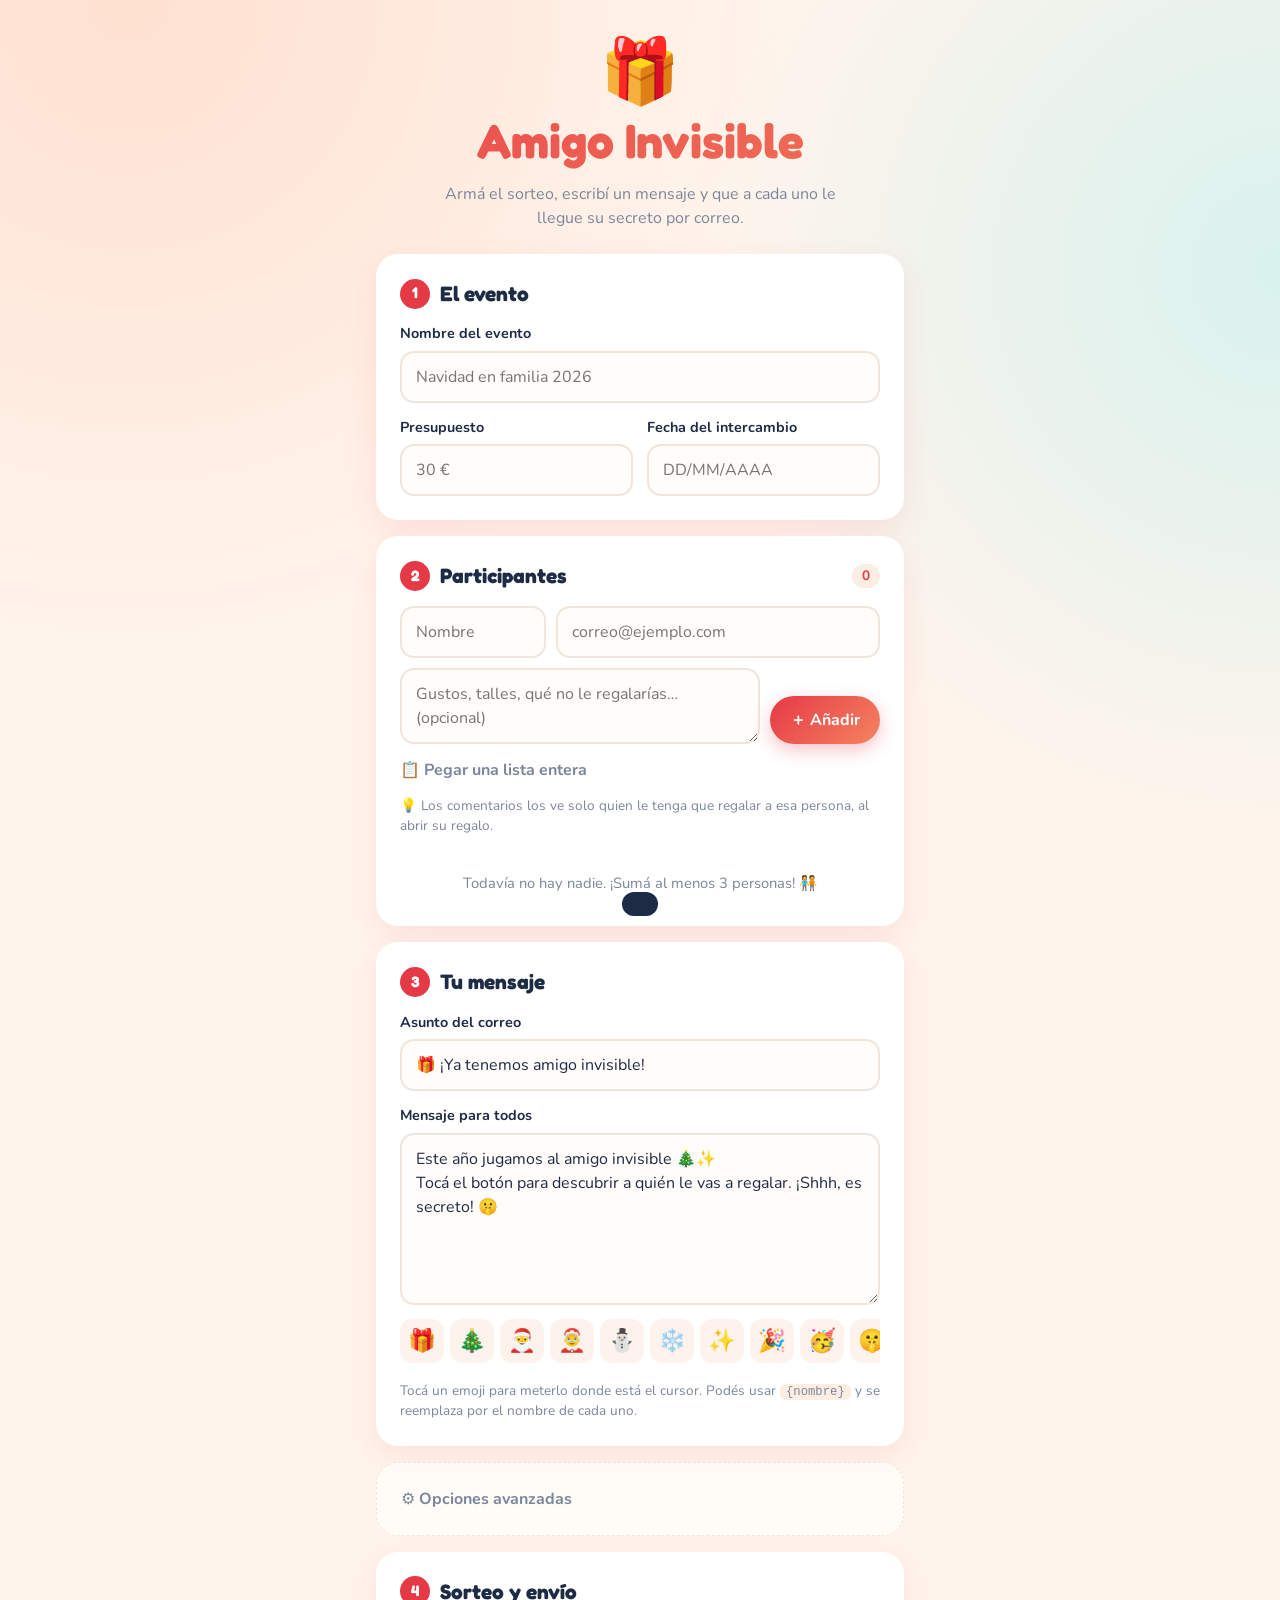
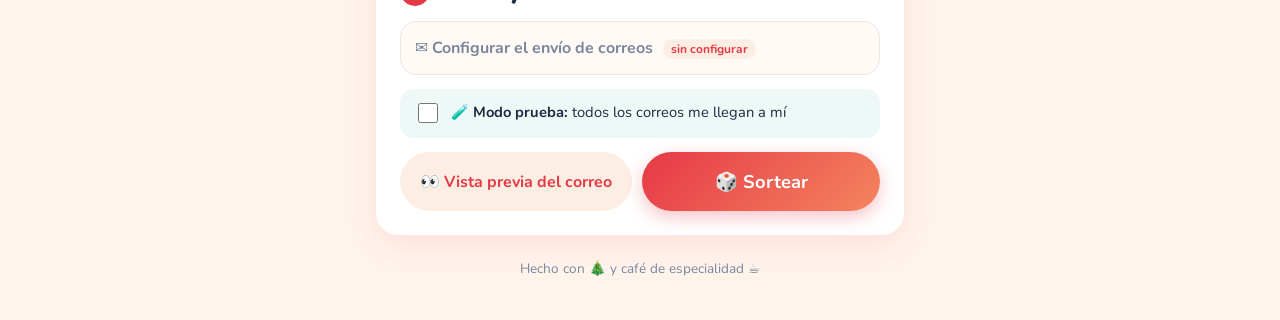
<file: index.html>
<!doctype html>
<html lang="es">
<head>
  <meta charset="utf-8">
  <meta name="viewport" content="width=device-width, initial-scale=1, viewport-fit=cover">
  <title>Amigo Invisible 🎁</title>
  <meta name="description" content="Organizá tu sorteo de amigo invisible y avisale a todos por correo.">
  <meta name="theme-color" content="#e63946">
  <link rel="icon" href="data:image/svg+xml,<svg xmlns='http://www.w3.org/2000/svg' viewBox='0 0 100 100'><text y='.9em' font-size='90'>🎁</text></svg>">
  <link rel="preconnect" href="https://fonts.googleapis.com">
  <link rel="preconnect" href="https://fonts.gstatic.com" crossorigin>
  <link href="https://fonts.googleapis.com/css2?family=Fredoka:wght@500;600;700&family=Nunito:wght@400;600;700&display=swap" rel="stylesheet">
  <link rel="stylesheet" href="css/styles.css">
</head>
<body>
  <div class="snow" aria-hidden="true"></div>

  <header class="hero">
    <div class="hero__icon">🎁</div>
    <h1>Amigo Invisible</h1>
    <p>Armá el sorteo, escribí un mensaje y que a cada uno le llegue su secreto por correo.</p>
  </header>

  <main class="container">

    <!-- 1. Evento -->
    <section class="card">
      <h2><span class="step">1</span> El evento</h2>
      <label class="field">
        <span>Nombre del evento</span>
        <input id="eventName" type="text" placeholder="Navidad en familia 2026" maxlength="80">
      </label>
      <div class="row">
        <label class="field">
          <span>Presupuesto</span>
          <input id="eventBudget" type="text" placeholder="30 €" maxlength="30">
        </label>
        <label class="field">
          <span>Fecha del intercambio</span>
          <input id="eventDate" type="text" inputmode="numeric" placeholder="DD/MM/AAAA" maxlength="10" autocomplete="off">
        </label>
      </div>
    </section>

    <!-- 2. Participantes -->
    <section class="card">
      <h2><span class="step">2</span> Participantes <span id="countBadge" class="badge">0</span></h2>
      <form id="addForm" class="add-form" autocomplete="off">
        <input id="pName" type="text" placeholder="Nombre" required maxlength="40">
        <input id="pEmail" type="email" placeholder="correo@ejemplo.com" required>
        <textarea id="pNotes" rows="2" maxlength="300" placeholder="Gustos, talles, qué no le regalarías… (opcional)"></textarea>
        <button class="btn btn--primary" type="submit" aria-label="Añadir participante">＋ Añadir</button>
      </form>
      <details id="bulk" class="bulk">
        <summary>📋 Pegar una lista entera</summary>
        <p class="hint">Una persona por línea: <code>Nombre, correo</code> y, si querés, <code>, comentarios</code> al final.</p>
        <textarea id="bulkInput" rows="4" placeholder="Nancy, nancy@mail.com, le encanta el café&#10;Santi, santi@mail.com"></textarea>
        <button id="bulkAdd" class="btn btn--ghost" type="button">Añadir todos</button>
      </details>
      <p class="hint">💡 Los comentarios los ve solo quien le tenga que regalar a esa persona, al abrir su regalo.</p>
      <ul id="participantList" class="plist"></ul>
      <p id="emptyList" class="empty">Todavía no hay nadie. ¡Sumá al menos 3 personas! 🧑‍🤝‍🧑</p>
    </section>

    <!-- 3. Mensaje -->
    <section class="card">
      <h2><span class="step">3</span> Tu mensaje</h2>
      <label class="field">
        <span>Asunto del correo</span>
        <input id="mailSubject" type="text" maxlength="120">
      </label>
      <label class="field">
        <span>Mensaje para todos</span>
        <textarea id="mailMessage" rows="6"></textarea>
      </label>
      <div class="emoji-bar" id="emojiBar" aria-label="Emojis"></div>
      <p class="hint">Tocá un emoji para meterlo donde está el cursor. Podés usar <code>{nombre}</code> y se reemplaza por el nombre de cada uno.</p>
    </section>

    <!-- Opciones avanzadas (discretas) -->
    <section class="card card--quiet">
      <details id="advanced">
        <summary>⚙️ Opciones avanzadas</summary>
        <p class="hint">Esto queda solo en este navegador. En los correos no aparece nada: el resultado se ve 100% al azar.</p>

        <h3>🔗 Tiene que tocarle a…</h3>
        <div class="rule-form">
          <select id="forceFrom"></select>
          <span class="arrow">regala a</span>
          <select id="forceTo"></select>
          <button id="addForce" class="btn btn--ghost btn--sm" type="button">Fijar</button>
        </div>
        <label class="check"><input id="forceMutual" type="checkbox" checked> Que se regalen entre sí (en los dos sentidos)</label>
        <ul id="forceList" class="rules"></ul>



        <label class="check"><input id="avoidPairs" type="checkbox" checked> En el resto del sorteo, evitar que dos personas se regalen entre sí (no afecta a las parejas fijadas arriba)</label>
      </details>
    </section>

    <!-- 4. Envío -->
    <section class="card">
      <h2><span class="step">4</span> Sorteo y envío</h2>

      <details id="mailConfig" class="config">
        <summary>✉️ Configurar el envío de correos <span id="configStatus" class="pill">sin configurar</span></summary>
        <p class="hint">Se usa <a href="https://www.emailjs.com/" target="_blank" rel="noopener">EmailJS</a> (gratis, 200 correos/mes). En el <a href="https://github.com/nchiari/Amigo-Invisible#configurar-emailjs" target="_blank" rel="noopener">README</a> está el paso a paso.</p>
        <label class="field"><span>Public Key</span><input id="ejsKey" type="text" placeholder="aBcD1234..." autocomplete="off"></label>
        <label class="field"><span>Service ID</span><input id="ejsService" type="text" placeholder="service_xxxxx" autocomplete="off"></label>
        <label class="field"><span>Template ID</span><input id="ejsTemplate" type="text" placeholder="template_xxxxx" autocomplete="off"></label>
        <label class="field"><span>Tu nombre (remitente)</span><input id="fromName" type="text" placeholder="Nico" maxlength="40"></label>
      </details>

      <label class="check check--test">
        <input id="testMode" type="checkbox">
        <span>🧪 <b>Modo prueba:</b> todos los correos me llegan a mí</span>
      </label>
      <label id="testEmailWrap" class="field hidden">
        <span>Mi correo para la prueba</span>
        <input id="testEmail" type="email" placeholder="yo@mail.com">
      </label>

      <div class="actions">
        <button id="previewBtn" class="btn btn--ghost" type="button">👀 Vista previa del correo</button>
        <button id="drawBtn" class="btn btn--primary btn--big" type="button">🎲 Sortear</button>
      </div>
      <button id="sentBtn" class="btn btn--ghost hidden" type="button">🔒 Ver el último sorteo enviado</button>

      <div id="results" class="results hidden">
        <div class="results__head">
          <h3>📬 Envíos</h3>
          <button id="redrawBtn" class="btn btn--ghost btn--sm" type="button">🔄 Volver a sortear</button>
        </div>
        <p class="hint">Nada se envía hasta que revises el sorteo con tu código y confirmes. 🔒</p>
        <ul id="sendList" class="sendlist"></ul>
        <button id="retryBtn" class="btn btn--primary hidden" type="button">Reintentar los que fallaron</button>
        <button id="secretBtn" class="btn btn--primary btn--big" type="button">🔒 Revisar y enviar</button>
      </div>
    </section>

    <footer class="foot">Hecho con 🎄 y café de especialidad ☕</footer>
  </main>

  <!-- Modal vista previa -->
  <dialog id="previewDialog" class="dialog">
    <div class="dialog__head">
      <b>Vista previa</b>
      <button class="btn btn--ghost btn--sm" data-close type="button">Cerrar ✕</button>
    </div>
    <iframe id="previewFrame" title="Vista previa del correo"></iframe>
  </dialog>

  <!-- Modal resultados (con código) -->
  <dialog id="secretDialog" class="dialog dialog--small">
    <div class="dialog__head">
      <b>🔒 Resultados del sorteo</b>
      <button class="btn btn--ghost btn--sm" data-close type="button">Cerrar ✕</button>
    </div>
    <div class="secret">
      <form id="codeForm" class="secret__form" autocomplete="off">
        <input id="codeInput" type="password" inputmode="numeric" maxlength="12" placeholder="Código" aria-label="Código">
        <button class="btn btn--primary" type="submit">Ver</button>
      </form>
      <p id="codeError" class="secret__error hidden">Código incorrecto 🙅</p>
      <p id="secretNote" class="hint secret__note hidden"></p>
      <ul id="secretList" class="pairs hidden"></ul>
      <div id="secretActions" class="secret__actions hidden">
        <p id="sendInfo" class="hint"></p>
        <button id="sendBtn" class="btn btn--primary btn--big" type="button">📨 Está bien, enviar</button>
        <button id="redrawInBtn" class="btn btn--ghost" type="button">🔄 Sortear de nuevo</button>
      </div>
    </div>
  </dialog>

  <div id="toast" class="toast" role="status" aria-live="polite"></div>

  <script src="js/shared.js"></script>
  <script src="js/app.js"></script>
</body>
</html>
</file>
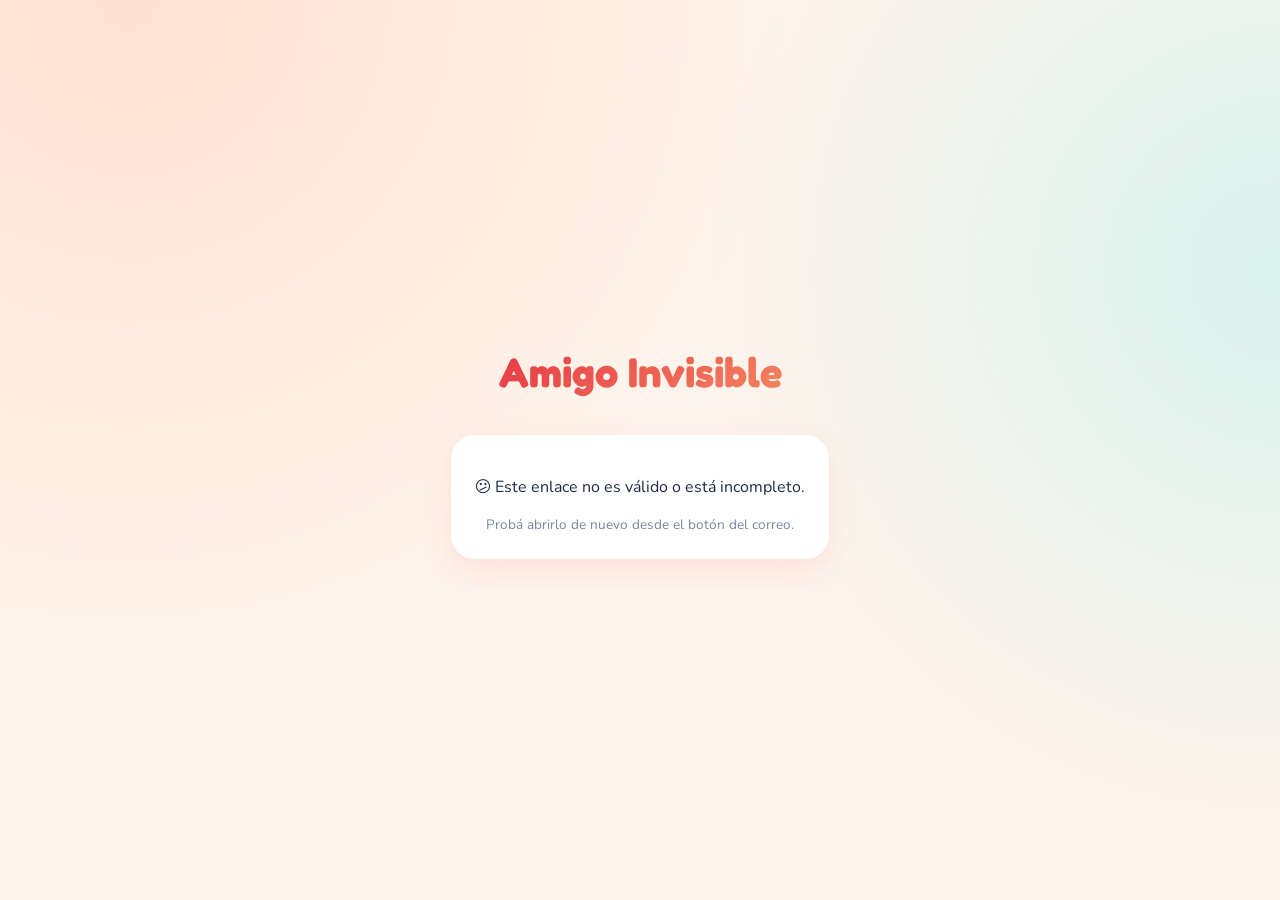
<file: ver.html>
<!doctype html>
<html lang="es">
<head>
  <meta charset="utf-8">
  <meta name="viewport" content="width=device-width, initial-scale=1, viewport-fit=cover">
  <title>Tu Amigo Invisible 🤫</title>
  <meta name="robots" content="noindex">
  <meta name="theme-color" content="#e63946">
  <link rel="icon" href="data:image/svg+xml,<svg xmlns='http://www.w3.org/2000/svg' viewBox='0 0 100 100'><text y='.9em' font-size='90'>🤫</text></svg>">
  <link rel="preconnect" href="https://fonts.googleapis.com">
  <link rel="preconnect" href="https://fonts.gstatic.com" crossorigin>
  <link href="https://fonts.googleapis.com/css2?family=Fredoka:wght@500;600;700&family=Nunito:wght@400;600;700&display=swap" rel="stylesheet">
  <link rel="stylesheet" href="css/styles.css">
</head>
<body class="reveal-page">
  <div class="snow" aria-hidden="true"></div>
  <canvas id="confetti" aria-hidden="true"></canvas>

  <main class="reveal">
    <p id="hello" class="reveal__hello">¡Hola!</p>
    <h1 id="eventTitle" class="reveal__event">Amigo Invisible</h1>

    <button id="gift" class="gift" type="button" aria-label="Abrir el regalo">
      <span class="gift__lid"></span>
      <span class="gift__box"></span>
      <span class="gift__ribbon"></span>
    </button>
    <p id="tapHint" class="reveal__hint">Tocá el regalo para descubrirlo 👆</p>

    <div id="result" class="reveal__result hidden">
      <p class="reveal__label">Te tocó regalarle a…</p>
      <p id="receiver" class="reveal__name"></p>
      <div id="details" class="reveal__details"></div>
      <div id="notes" class="reveal__notes hidden">
        <p class="reveal__notes-title">💡 Pistas para acertar</p>
        <p id="notesText"></p>
      </div>
      <p class="reveal__secret">🤫 Guardá el secreto. ¡Nadie más lo sabe!</p>
    </div>

    <div id="old" class="reveal__error hidden">
      <p style="font-size:2.4rem;margin:0">🧪</p>
      <p><b>Este enlace era de una prueba.</b></p>
      <p class="hint">Este sorteo ya no vale. Buscá el correo más reciente, el que dice <b>DEFINITIVO</b> en el asunto, y abrí el botón desde ahí. 🎁</p>
    </div>

    <div id="error" class="reveal__error hidden">
      <p>😕 Este enlace no es válido o está incompleto.</p>
      <p class="hint">Probá abrirlo de nuevo desde el botón del correo.</p>
    </div>
  </main>

  <script src="js/shared.js"></script>
  <script src="js/reveal.js"></script>
</body>
</html>
</file>
<file: css/styles.css>
:root {
  --bg: #fff4ec;
  --card: #ffffff;
  --ink: #1d2b45;
  --muted: #7b869b;
  --line: #f1e4da;
  --red: #e63946;
  --coral: #f4845f;
  --green: #2a9d8f;
  --gold: #e9c46a;
  --radius: 22px;
  --shadow: 0 10px 30px rgba(230, 57, 70, .10);
}

* { box-sizing: border-box; }
html { -webkit-text-size-adjust: 100%; }
body {
  margin: 0;
  font-family: 'Nunito', system-ui, -apple-system, sans-serif;
  background: var(--bg);
  background-image: radial-gradient(circle at 10% 0%, #ffe1d1 0, transparent 45%),
                    radial-gradient(circle at 100% 30%, #d9f2ee 0, transparent 40%);
  background-attachment: fixed;
  color: var(--ink);
  line-height: 1.5;
  min-height: 100vh;
}
h1, h2, h3 { font-family: 'Fredoka', sans-serif; margin: 0; }
a { color: var(--green); }
code { background: #fdeee4; padding: 1px 6px; border-radius: 6px; font-size: .9em; }
.hidden { display: none !important; }

/* ---------- Nieve ---------- */
.snow { position: fixed; inset: 0; pointer-events: none; overflow: hidden; z-index: 0; }
.snow i {
  position: absolute; top: -20px; color: #f4a7a0; opacity: .55; font-style: normal;
  animation: fall linear infinite;
}
@keyframes fall {
  to { transform: translate3d(30px, 110vh, 0) rotate(360deg); }
}
@media (prefers-reduced-motion: reduce) { .snow { display: none; } }

/* ---------- Hero ---------- */
.hero {
  position: relative; z-index: 1;
  text-align: center;
  padding: 40px 20px 24px;
}
.hero__icon {
  font-size: 64px; line-height: 1;
  animation: wiggle 2.6s ease-in-out infinite;
  display: inline-block;
}
@keyframes wiggle {
  0%, 80%, 100% { transform: rotate(0); }
  85% { transform: rotate(-10deg) scale(1.05); }
  90% { transform: rotate(10deg) scale(1.05); }
  95% { transform: rotate(-6deg); }
}
.hero h1 {
  font-size: clamp(2rem, 8vw, 3rem);
  background: linear-gradient(135deg, var(--red), var(--coral));
  -webkit-background-clip: text; background-clip: text; color: transparent;
}
.hero p { margin: 6px auto 0; max-width: 420px; color: var(--muted); }

/* ---------- Layout ---------- */
.container {
  position: relative; z-index: 1;
  max-width: 560px; margin: 0 auto;
  padding: 0 16px 40px;
  display: grid; gap: 16px;
}
.card {
  background: var(--card);
  border-radius: var(--radius);
  padding: 20px 18px;
  box-shadow: var(--shadow);
  display: grid; gap: 14px;
}
.card h2 { font-size: 1.3rem; display: flex; align-items: center; gap: 10px; }
.card h3 { font-size: 1.02rem; margin-top: 8px; }
.card--quiet { background: rgba(255,255,255,.6); box-shadow: none; border: 1px dashed var(--line); padding: 14px 18px; }
.step {
  display: inline-grid; place-items: center;
  width: 30px; height: 30px; border-radius: 50%;
  background: var(--red); color: #fff; font-size: .95rem;
}
.badge {
  margin-left: auto; font-family: 'Nunito'; font-size: .85rem;
  background: #fdeee4; color: var(--red); padding: 2px 10px; border-radius: 99px;
}

/* ---------- Formularios ---------- */
.field { display: grid; gap: 6px; font-weight: 700; font-size: .9rem; }
.field span { color: var(--ink); }
.row { display: grid; gap: 14px; }
input[type=text], input[type=email], input[type=date], textarea, select {
  width: 100%;
  font: inherit; font-weight: 400; font-size: 16px; /* evita el zoom en iOS */
  color: var(--ink);
  padding: 12px 14px;
  border: 2px solid var(--line);
  border-radius: 14px;
  background: #fffcfa;
  transition: border-color .2s, box-shadow .2s;
  -webkit-appearance: none; appearance: none;
}
select {
  background-image: linear-gradient(45deg, transparent 50%, var(--muted) 50%), linear-gradient(135deg, var(--muted) 50%, transparent 50%);
  background-position: calc(100% - 18px) 50%, calc(100% - 13px) 50%;
  background-size: 5px 5px; background-repeat: no-repeat;
  padding-right: 34px;
}
input:focus, textarea:focus, select:focus {
  outline: none; border-color: var(--coral);
  box-shadow: 0 0 0 4px rgba(244, 132, 95, .18);
}
input.invalid { border-color: var(--red); }
textarea { resize: vertical; min-height: 90px; }
.hint { margin: 0; font-size: .85rem; color: var(--muted); }
.check { display: flex; gap: 10px; align-items: flex-start; font-size: .92rem; cursor: pointer; }
.check input { width: 20px; height: 20px; accent-color: var(--green); flex: none; margin-top: 2px; }
.check--test { background: #eef8f6; padding: 12px 14px; border-radius: 14px; }

/* ---------- Botones ---------- */
.btn {
  font: inherit; font-weight: 700; font-size: 1rem;
  border: none; border-radius: 999px; cursor: pointer;
  padding: 12px 20px; min-height: 48px;
  transition: transform .15s, box-shadow .2s, opacity .2s;
  -webkit-tap-highlight-color: transparent;
}
.btn:active { transform: scale(.96); }
.btn:disabled { opacity: .5; pointer-events: none; }
.btn--primary {
  background: linear-gradient(135deg, var(--red), var(--coral));
  color: #fff; box-shadow: 0 6px 18px rgba(230, 57, 70, .3);
}
.btn--ghost { background: #fdeee4; color: var(--red); }
.btn--sm { min-height: 38px; padding: 8px 14px; font-size: .9rem; }
.btn--big { font-size: 1.15rem; padding: 16px 24px; min-height: 58px; }
.icon-btn {
  display: inline-grid; place-items: center;
  width: 38px; height: 38px; border-radius: 50%;
  border: none; background: #f8efe9; cursor: pointer;
  font-size: 1rem; text-decoration: none; color: var(--ink); flex: none;
}
.icon-btn:active { transform: scale(.9); }
.actions { display: grid; gap: 10px; }

/* ---------- Participantes ---------- */
.add-form { display: grid; gap: 10px; }
.bulk summary, details > summary { cursor: pointer; font-weight: 700; color: var(--muted); list-style: none; }
details > summary::-webkit-details-marker { display: none; }
details[open] > summary { margin-bottom: 12px; }
.bulk { display: grid; gap: 8px; }
.bulk[open] { display: grid; gap: 10px; }
.plist, .sendlist, .rules { list-style: none; margin: 0; padding: 0; display: grid; gap: 8px; }
.plist li, .sendlist li {
  display: flex; align-items: center; gap: 12px;
  padding: 10px 10px 10px 12px;
  background: #fffaf6; border: 1px solid var(--line); border-radius: 16px;
  animation: pop .25s ease-out;
}
@keyframes pop { from { transform: scale(.95); opacity: 0; } }
.avatar {
  width: 40px; height: 40px; border-radius: 50%; flex: none;
  display: grid; place-items: center;
  font-family: 'Fredoka'; font-size: 1.1rem; color: #fff;
  background: hsl(var(--h), 70%, 62%);
}
.plist__info { display: grid; min-width: 0; flex: 1; }
.plist__info b, .plist__info small { overflow: hidden; text-overflow: ellipsis; white-space: nowrap; }
.plist__info small { color: var(--muted); }
#pNotes { min-height: 0; }
.plist li { flex-wrap: wrap; }
.plist__notes { flex-basis: 100%; margin: 0; padding-left: 50px; font-size: .85rem; color: var(--muted); white-space: pre-line; overflow-wrap: anywhere; }
.plist__notes:empty { display: none; }
.plist__edit { flex-basis: 100%; display: grid; gap: 8px; }
.plist__edit textarea { min-height: 70px; }
.plist__edit div { display: flex; gap: 8px; justify-content: flex-end; }
.empty { margin: 0; text-align: center; color: var(--muted); font-size: .92rem; padding: 8px 0; }

/* ---------- Emojis ---------- */
.emoji-bar { display: flex; gap: 6px; overflow-x: auto; padding-bottom: 4px; scrollbar-width: thin; }
.emoji-bar button {
  flex: none; font-size: 1.4rem; width: 44px; height: 44px;
  border: none; border-radius: 12px; background: #fdf3ec; cursor: pointer;
  transition: transform .12s;
}
.emoji-bar button:active { transform: scale(1.25); }

/* ---------- Reglas ---------- */
.rule-form { display: grid; gap: 8px; }
.rule-form .arrow { font-size: .85rem; color: var(--muted); text-align: center; }
.rules li {
  display: flex; align-items: center; justify-content: space-between; gap: 10px;
  padding: 8px 8px 8px 14px; background: #fff; border-radius: 12px; font-size: .92rem;
}
.rules i { color: var(--muted); font-style: normal; font-size: .85em; }

/* ---------- Config ---------- */
.config { background: #fffaf6; border: 1px solid var(--line); border-radius: 16px; padding: 14px; }
.config[open] { display: grid; gap: 12px; }
.config[open] > summary { margin-bottom: 0; }
.pill { font-size: .75rem; background: #fdeee4; color: var(--red); padding: 2px 8px; border-radius: 99px; margin-left: 6px; }
.pill--ok { background: #dff3ef; color: var(--green); }

/* ---------- Resultados ---------- */
.results { display: grid; gap: 12px; border-top: 2px dashed var(--line); padding-top: 16px; }
.results__head { display: flex; align-items: center; justify-content: space-between; gap: 10px; }
.send__status { font-size: 1.4rem; width: 32px; text-align: center; flex: none; }
.send__btns { display: flex; gap: 6px; }
.send--ok { background: #f1faf8 !important; border-color: #cdeee8 !important; }
.send--error { background: #fff1f1 !important; border-color: #f8cfd2 !important; }
.send--error small { color: var(--red) !important; white-space: normal !important; }
.send--sending .send__status { animation: bounce .6s infinite alternate; }
@keyframes bounce { to { transform: translateY(-4px); } }

/* ---------- Resultados con código ---------- */
.dialog.dialog--small { height: fit-content; max-height: calc(100vh - 40px); }
.secret { padding: 4px 18px 22px; overflow-y: auto; }
.secret__form { display: flex; gap: 10px; }
.secret__form input { text-align: center; letter-spacing: .4em; font-size: 1.3rem; }
.secret__error { margin: 10px 0 0; color: var(--red); font-weight: 700; text-align: center; }
.shake { animation: shakeX .4s; }
@keyframes shakeX { 20%, 60% { transform: translateX(-8px); } 40%, 80% { transform: translateX(8px); } }
.secret__note { text-align: center; margin: 0 0 10px; }
.secret__actions { display: grid; gap: 10px; margin-top: 16px; }
.secret__actions .hint { text-align: center; }
.pairs { list-style: none; margin: 0; padding: 0; display: grid; gap: 8px; }
.pairs li {
  display: grid; grid-template-columns: 1fr auto 1fr auto; align-items: center; gap: 8px;
  padding: 12px 14px; background: #fffaf6; border: 1px solid var(--line); border-radius: 14px;
}
.pairs li b:last-of-type { color: var(--green); }
.pairs span { color: var(--muted); font-size: .9rem; }
.pairs i { font-style: normal; color: var(--coral); font-weight: 700; }

/* ---------- Dialog / toast ---------- */
.dialog {
  border: none; border-radius: 24px; padding: 0;
  width: min(520px, calc(100vw - 24px)); height: min(720px, calc(100vh - 40px));
  box-shadow: 0 20px 60px rgba(0,0,0,.25);
}
.dialog[open] { display: flex; flex-direction: column; }
.dialog::backdrop { background: rgba(29, 43, 69, .45); backdrop-filter: blur(3px); }
.dialog__head { display: flex; justify-content: space-between; align-items: center; padding: 10px 12px 10px 18px; }
.dialog iframe { flex: 1; border: none; width: 100%; background: var(--bg); }
.toast {
  position: fixed; left: 50%; bottom: calc(20px + env(safe-area-inset-bottom));
  transform: translate(-50%, 150%);
  background: var(--ink); color: #fff; padding: 12px 18px; border-radius: 16px;
  font-weight: 600; font-size: .95rem; max-width: calc(100vw - 32px); text-align: center;
  transition: transform .3s cubic-bezier(.2, .9, .3, 1.3); z-index: 10;
}
.toast.show { transform: translate(-50%, 0); }
.foot { text-align: center; color: var(--muted); font-size: .85rem; padding-top: 8px; }

/* ---------- Pantallas más grandes ---------- */
@media (min-width: 560px) {
  .row { grid-template-columns: 1fr 1fr; }
  .add-form { grid-template-columns: 1fr 1.4fr auto; grid-template-areas: "name email email" "notes notes btn"; align-items: end; }
  #pName { grid-area: name; } #pEmail { grid-area: email; } #pNotes { grid-area: notes; } .add-form > button { grid-area: btn; }
  .rule-form { grid-template-columns: 1fr auto 1fr auto; align-items: center; }
  .actions { grid-template-columns: auto 1fr; }
  .card { padding: 24px; }
}

/* =========================================================
   Página de revelación
   ========================================================= */
.reveal-page { overflow-x: hidden; }
#confetti { position: fixed; inset: 0; width: 100%; height: 100%; pointer-events: none; z-index: 5; }
.reveal {
  position: relative; z-index: 1;
  min-height: 100vh; min-height: 100dvh;
  display: flex; flex-direction: column; align-items: center; justify-content: center;
  text-align: center; padding: 32px 20px;
  gap: 8px;
}
.reveal__hello { margin: 0; font-size: 1.2rem; font-weight: 700; color: var(--muted); }
.reveal__event {
  font-size: clamp(1.8rem, 8vw, 2.6rem);
  background: linear-gradient(135deg, var(--red), var(--coral));
  -webkit-background-clip: text; background-clip: text; color: transparent;
  margin-bottom: 24px;
}
.reveal__hint { color: var(--muted); font-weight: 600; animation: pulse 1.6s ease-in-out infinite; }
@keyframes pulse { 50% { opacity: .45; } }

/* Caja de regalo */
.gift {
  position: relative; width: 180px; height: 180px;
  border: none; background: none; cursor: pointer; padding: 0;
  animation: shake 2.4s ease-in-out infinite;
  -webkit-tap-highlight-color: transparent;
}
.gift__box {
  position: absolute; left: 15px; right: 15px; bottom: 0; height: 110px;
  background: linear-gradient(135deg, var(--red), #c92a3a);
  border-radius: 10px 10px 18px 18px;
  box-shadow: 0 14px 30px rgba(230, 57, 70, .35);
}
.gift__lid {
  position: absolute; left: 4px; right: 4px; top: 42px; height: 38px; z-index: 2;
  background: linear-gradient(135deg, var(--coral), var(--red));
  border-radius: 12px;
  transition: transform .6s cubic-bezier(.3, 1.4, .5, 1), opacity .6s;
}
.gift__lid::before, .gift__lid::after {
  content: ''; position: absolute; top: -34px; width: 44px; height: 38px;
  border: 10px solid var(--gold); border-radius: 50% 50% 0 50%;
}
.gift__lid::before { left: 42px; transform: rotate(-20deg); }
.gift__lid::after { right: 42px; transform: rotate(110deg); }
.gift__ribbon {
  position: absolute; left: 50%; top: 42px; bottom: 0; width: 26px; z-index: 3;
  transform: translateX(-50%);
  background: var(--gold);
  transition: opacity .3s;
}
@keyframes shake {
  0%, 70%, 100% { transform: rotate(0); }
  75% { transform: rotate(-6deg); }
  80% { transform: rotate(6deg); }
  85% { transform: rotate(-4deg); }
  90% { transform: rotate(4deg); }
}
.gift.open { animation: none; cursor: default; }
.gift.open .gift__lid { transform: translateY(-120px) rotate(-25deg); opacity: 0; }
.gift.open .gift__ribbon { opacity: 0; }
.gift.open .gift__box { animation: squash .4s ease-out; }
@keyframes squash { 40% { transform: scaleY(.85) scaleX(1.08); } }

.reveal__result {
  background: var(--card); border-radius: 28px; box-shadow: var(--shadow);
  padding: 28px 24px; margin-top: 16px; width: 100%; max-width: 380px;
  animation: rise .6s cubic-bezier(.2, .9, .3, 1.3);
}
@keyframes rise { from { transform: translateY(40px) scale(.9); opacity: 0; } }
.reveal__label { margin: 0; color: var(--muted); font-weight: 700; }
.reveal__name {
  margin: 6px 0 14px; font-family: 'Fredoka'; font-weight: 700;
  font-size: clamp(2.2rem, 12vw, 3.4rem); line-height: 1.1;
  color: var(--green); word-break: break-word;
}
.reveal__details { display: flex; flex-wrap: wrap; justify-content: center; gap: 8px; margin-bottom: 14px; }
.reveal__details span { background: #fdeee4; padding: 6px 12px; border-radius: 99px; font-weight: 600; font-size: .92rem; }
.reveal__details:empty { display: none; }
.reveal__notes { background: #eef8f6; border-radius: 18px; padding: 14px 16px; margin: 0 0 14px; text-align: left; }
.reveal__notes-title { margin: 0 0 4px; font-weight: 700; color: var(--green); }
.reveal__notes p:last-child { margin: 0; white-space: pre-line; overflow-wrap: anywhere; }
.reveal__secret { margin: 0; font-size: .9rem; color: var(--muted); }
.reveal__error { background: var(--card); border-radius: 24px; padding: 24px; box-shadow: var(--shadow); }
</file>
